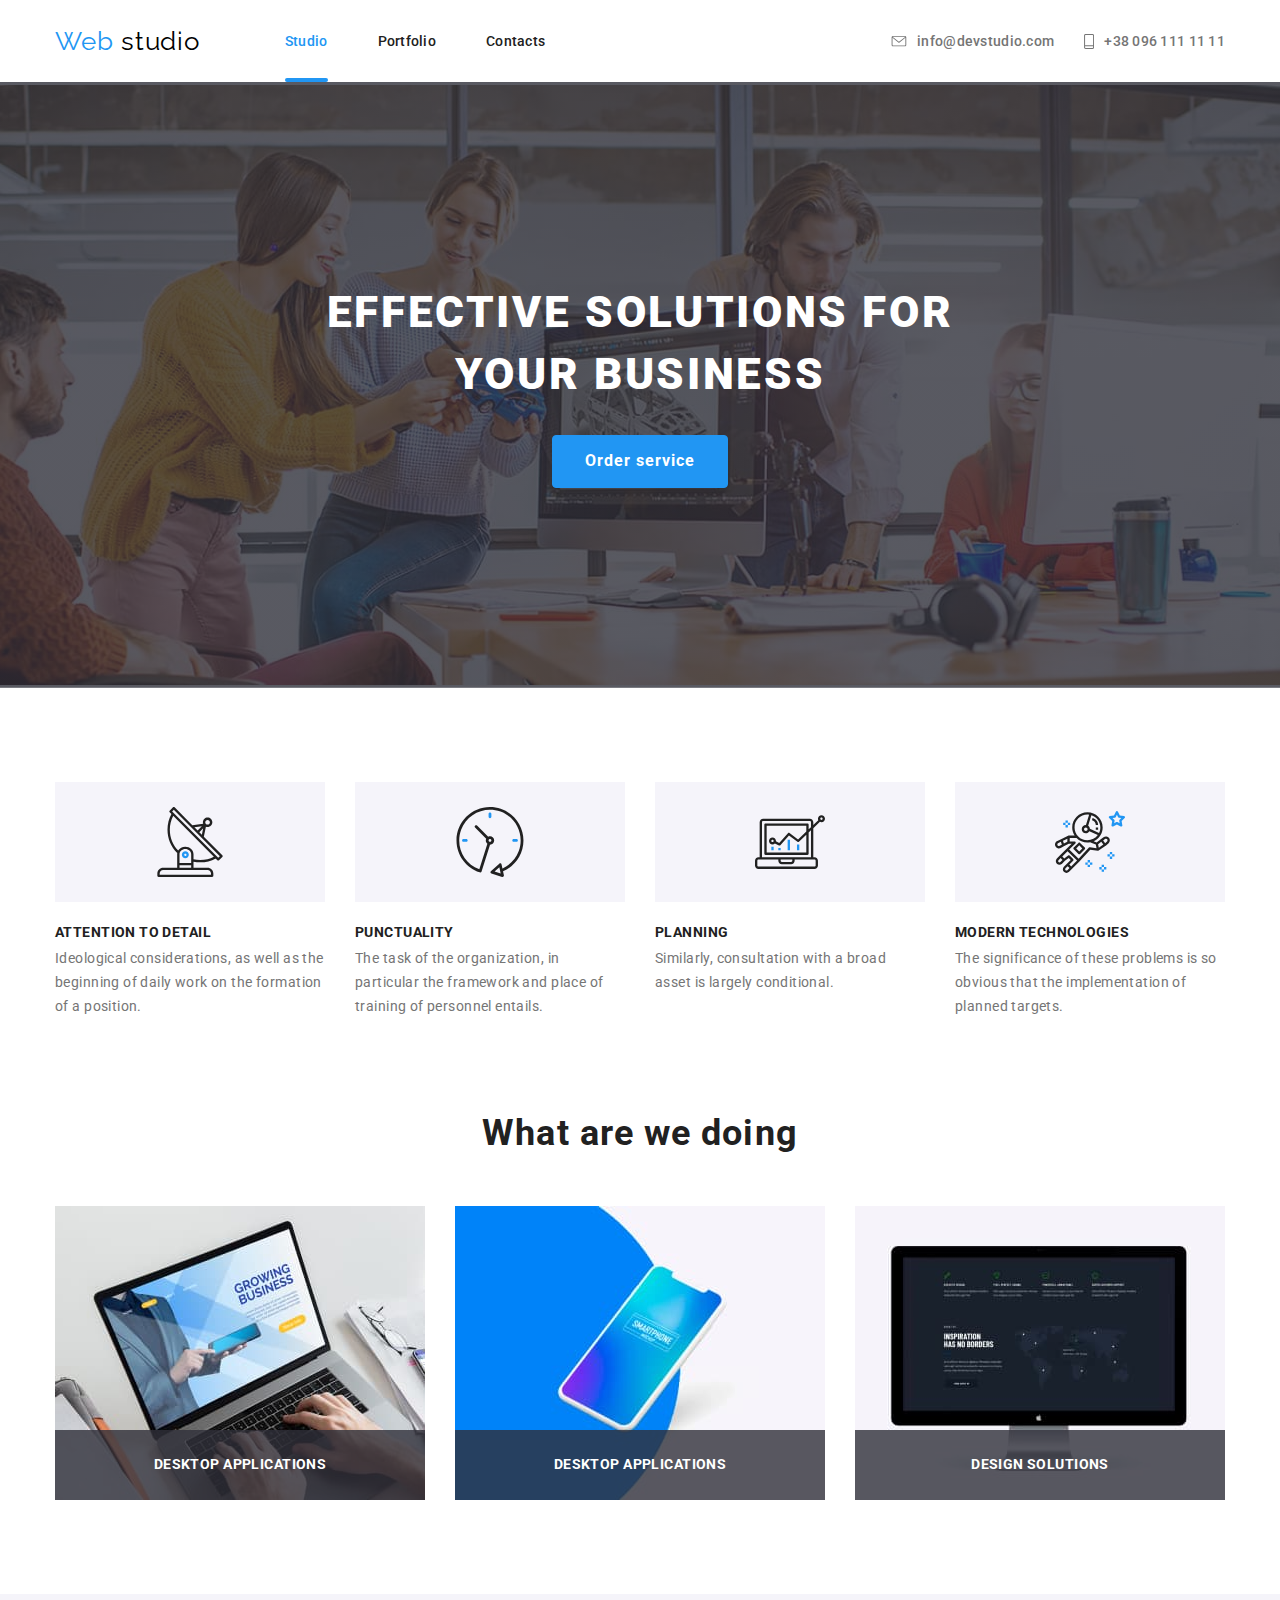
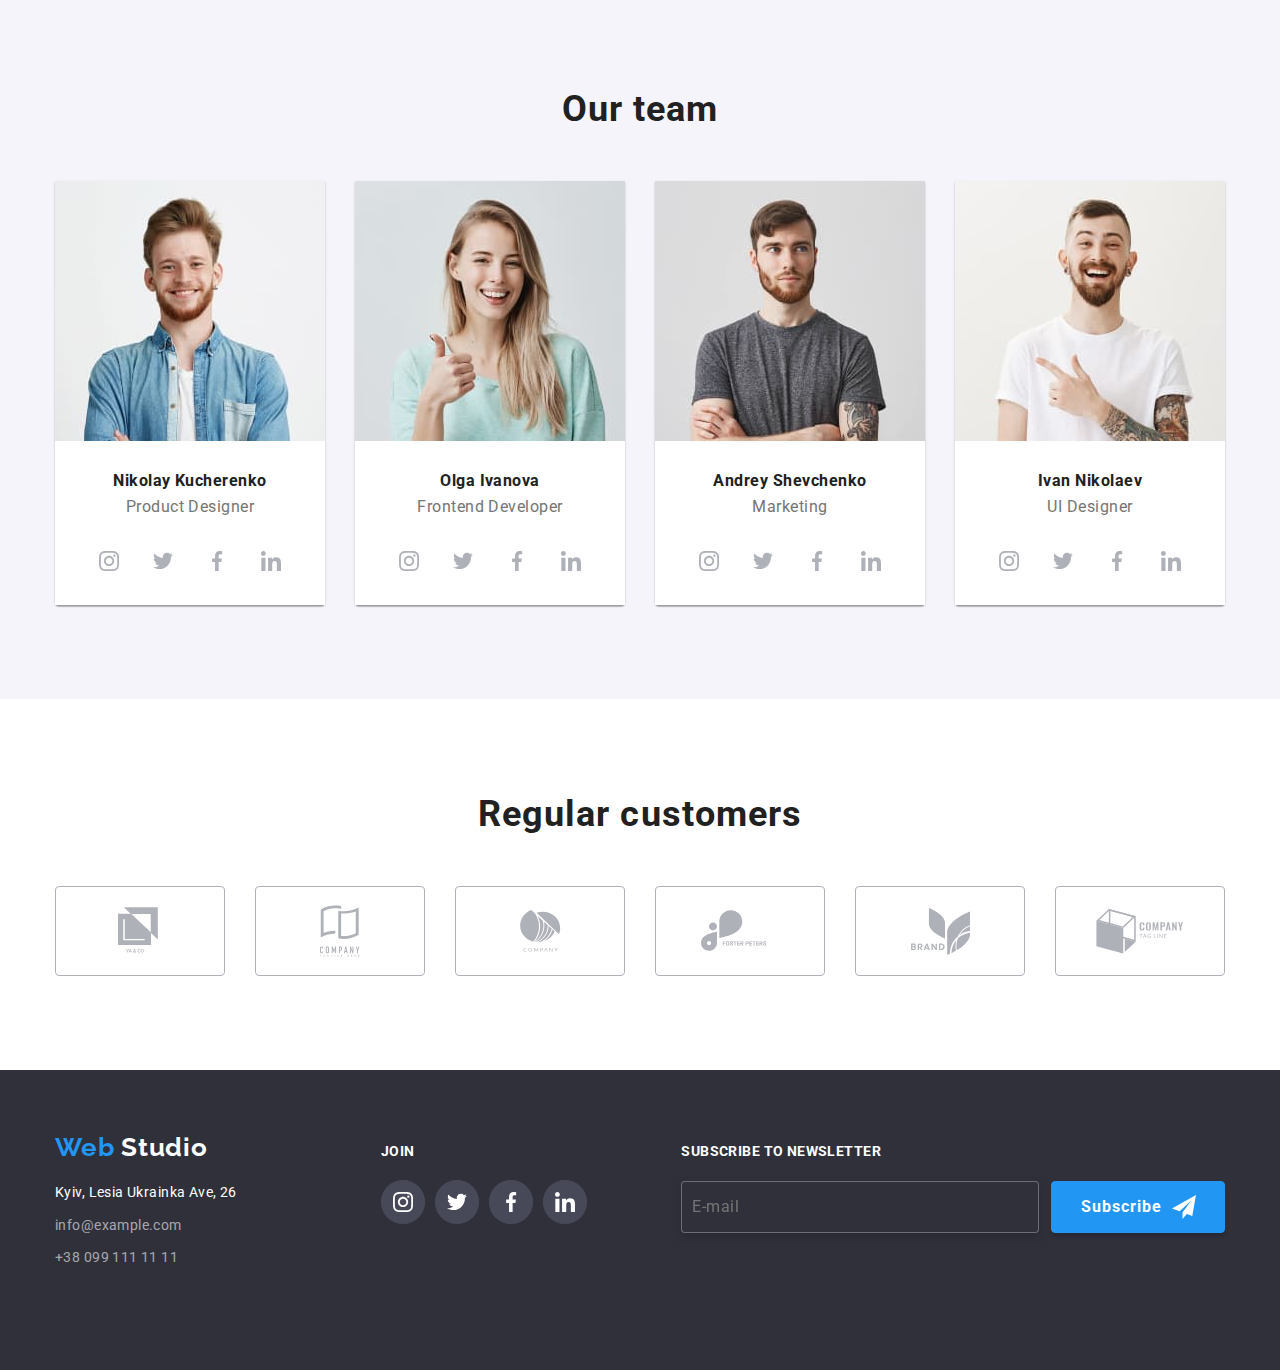
<file: index.html>
<!DOCTYPE html>
<html lang="en">
<head>
    <meta charset="UTF-8">
    <meta http-equiv="X-UA-Compatible" content="IE=edge">
    <meta name="viewport" content="width=device-width, initial-scale=1.0">
    <title>Web studio</title>
    <link href="https://fonts.googleapis.com/css2?family=Raleway:wght@700&family=Roboto:wght@400;500;700;900&display=swap" rel="stylesheet">
    <link
      rel="stylesheet"
      href="https://cdnjs.cloudflare.com/ajax/libs/modern-normalize/0.6.0/modern-normalize.min.css"
    >
</head>
<body>
    <link rel="stylesheet" href="./css/style.css">
    <header class="background-header">
        <div class="container header-container">
                <div class="logo-focus">
                    <a class="logo" href="https://www.meme-arsenal.com/memes/feaff98f2c4a4679c9ccecb33b327ff6.jpg"> 
                        <span class="logo-blue">Web</span> studio</a> 
                </div>
                <nav>
                    <ul class="site-nav">
                        <li class="position-line">
                            <a href="" class="link current link_padding" >Studio</a>
                        </li>
                        <li >
                            <a href="./Portfolio.html" class="link link_padding" >Portfolio</a>
                        </li>
                        <li >
                            <a href="#contacts" class="link link_padding" >Contacts</a>
                        </li>
                    </ul>
                </nav>
                    <ul class="mail-list">
                        <li class="items">
                        </li>
                        <li class="item ">
                            <a class="mail-hover" href="mailto:info@devstudio.com">
                                    <svg class="mail" width="16px" height="11px">
                                    <use href="./images/sprite.svg#icon-mail"></use>
                                    </svg>   
                            info@devstudio.com</a>
                        </li>
                        <li class="items tel-icon">
                        </li>
                        <li class="item "><a class="tel-hover" href="tel:+380961111111">
                            <svg class="telephone" width="10" height="15">
                                <use href="./images/sprite.svg#icon-telephone"></use>
                            </svg>
                            +38 096 111 11 11</a>
                        </li>
                    </ul>
        </div>
     </header>
        <main>
            <section class="hero ">
                <div class="background-hero">
                        <h1 class="hero-title">Effective solutions for your business</h1>                    
                            <button class="button" data-modal-open>
                                Order service
                            </button>
                </div>
            </section>
            <section>
                <div class="container">
                    <h2 class="hide-title">capabilities</h2>
                    <ul class="feather-list">
                        <li  class="feather-item">
                            <div class="background-feather">
                                <svg class="icon-feather" width="70" height="70">
                                    <use href="./images/sprite.svg#icon-antenna"></use>
                                </svg>
                            </div>
                            <h3 class="feather-title">Attention to detail</h3>
                            <p class="feather-subtitle">Ideological considerations, as well as the beginning of daily work on the formation of a position.</p>
                        </li>
                        <li class="feather-item">
                            <div class="background-feather">
                                <svg class="icon-feather" width="70" height="70">
                                    <use href="./images/sprite.svg#icon-clock"></use>
                                </svg>
                            </div>
                            <h3 class="feather-title">Punctuality</h3>
                            <p class="feather-subtitle">The task of the organization, in particular the framework and place of training of personnel entails.</p>
                        </li>
                        <li class="feather-item">
                            <div class="background-feather">
                                <svg class="icon-feather" width="70" height="70">
                                    <use href="./images/sprite.svg#icon-diagram"></use>
                                </svg>
                            </div>
                            <h3 class="feather-title">Planning</h3>
                            <p class="feather-subtitle">Similarly, consultation with a broad asset is largely conditional.</p>
                        </li>
                        <li class="feather-item">
                            <div class="background-feather">
                                <svg class="icon-feather" width="70" height="70">
                                    <use href="./images/sprite.svg#icon-astronaut"></use>
                                </svg>
                            </div>
                            <h3 class="feather-title">Modern technologies</h3>
                            <p class="feather-subtitle">The significance of these problems is so obvious that the implementation of planned targets.</p>
                        </li>
                    </ul>
                </div>
            </section>
    
            
            <section class="margin-text">
                <div class="container">
                    <h2 class="header">What are we doing</h2>
                    <ul class="activity">
                        <li class="activity-img text-position">
                            <img src="./images/img.jpg" alt="Desktop Applications" width="370" height="294">
                            <div class="backgroound-activity position-text">
                                <h3 class="activity-title">Desktop Applications</h3>
                            </div>
                        </li>
                        <li class="activity-img">
                            <img src="./images/box.jpg" alt="Desktop Applications" width="370" height="294">
                            <div class="backgroound-activity">
                                <h3 class="activity-title">Desktop Applications</h3>
                            </div> 
                        </li>
                        <li class="activity-img">
                            <img src="./images/img(1).jpg" alt=">Design solutions" width="370" height="294">
                            <div class="backgroound-activity">
                                <h3 class="activity-title">Design solutions</h3>
                            </div>
                        </li>
                    </ul>
                </div>
            </section>
         
            <section class="bcg-color">
                <div class="container">
                    <h2 class="header">Our team</h2>
                    <ul class="team-name">
                        <li class="team-item team-background">
                            <img src="./images/img(2).jpg" alt="photo number1" width="270" height="260">
                            <div class="team-title">
                                <h3 class="name-title">Nikolay Kucherenko</h3>
                                <p class="name-subtitle">Product Designer</p>
                                <ul class="team-flex">
                                    <li class="social-network">
                                        <a class="social-network" href="https://www.instagram.com/">
                                            <svg class="social-svg" width="44" height="44">
                                                <use href="./images/sprite.svg#icon-instargam"></use>
                                            </svg>
                                        </a>
                                    </li>
                                    <li class="social-network">
                                        <a class="social-network" href="https://twitter.com/">
                                            <svg class="social-svg" width="44" height="44">
                                                <use href="./images/sprite.svg#icon-twitter"></use>
                                            </svg>
                                        </a>
                                    </li>
                                    <li class="social-network">
                                        <a class="social-network" href="https://www.facebook.com/">
                                            <svg class="social-svg" width="44" height="44">
                                                <use href="./images/sprite.svg#icon-facebook"></use>
                                            </svg>
                                        </a>
                                    </li>
                                    <li class="social-network">
                                        <a class="social-network" href="https://ua.linkedin.com/">
                                            <svg class="social-svg" width="44" height="44">
                                                <use href="./images/sprite.svg#icon-in"></use>
                                            </svg>
                                        </a>
                                    </li>
                                </ul>
                            </div>
                        </li>
                        <li class="team-item">
                            <img src="./images/img(3).jpg" alt="photo number2" width="270" height="260">
                            <div class="team-title">
                                <h3 class="name-title">Olga Ivanova</h3>
                                <p class="name-subtitle">Frontend Developer</p>
                                <ul class="team-flex">
                                    <li class="social-network">
                                        <a class="social-network" href="https://www.instagram.com/">
                                            <svg class="social-svg" width="44" height="44">
                                                <use href="./images/sprite.svg#icon-instargam"></use>
                                            </svg>
                                        </a>
                                    </li>
                                    <li class="social-network">
                                        <a class="social-network" href="https://twitter.com/">
                                            <svg class="social-svg" width="44" height="44">
                                                <use href="./images/sprite.svg#icon-twitter"></use>
                                            </svg>
                                        </a>
                                    </li>
                                    <li class="social-network">
                                        <a class="social-network" href="https://www.facebook.com/">
                                            <svg class="social-svg" width="44" height="44">
                                                <use href="./images/sprite.svg#icon-facebook"></use>
                                            </svg>
                                        </a>
                                    </li>
                                    <li class="social-network">
                                        <a class="social-network" href="https://ua.linkedin.com/">
                                            <svg class="social-svg" width="44" height="44">
                                                <use href="./images/sprite.svg#icon-in"></use>
                                            </svg>
                                        </a>
                                    </li>
                                </ul>             
                            </div>
                        </li>
                        <li class="team-item">
                            <img src="./images/img(4).jpg" alt="photo number3" width="270" height="260">
                            <div class="team-title">
                                <h3 class="name-title">Andrey Shevchenko</h3>
                                <p class="name-subtitle">Marketing</p>
                                <ul class="team-flex">
                                    <li class="social-network">
                                        <a class="social-network" href="https://www.instagram.com/">
                                            <svg class="social-svg" width="44" height="44">
                                                <use href="./images/sprite.svg#icon-instargam"></use>
                                            </svg>
                                        </a>
                                    </li>
                                    <li class="social-network">
                                        <a class="social-network" href="https://twitter.com/">
                                            <svg class="social-svg" width="44" height="44">
                                            <use href="./images/sprite.svg#icon-twitter"></use>
                                        </svg></a>
                                    </li>
                                    <li class="social-network">
                                        <a class="social-network" href="https://www.facebook.com/">
                                            <svg class="social-svg" width="44" height="44">
                                                <use href="./images/sprite.svg#icon-facebook"></use>
                                            </svg>
                                        </a>
                                    </li>
                                    <li class="social-network">
                                        <a class="social-network" href="https://ua.linkedin.com/">
                                            <svg class="social-svg" width="44" height="44">
                                                <use href="./images/sprite.svg#icon-in"></use>
                                            </svg>
                                        </a>
                                    </li>
                                </ul>
                            </div>
                        </li>   
                        <li class="team-item">
                            <img src="./images/img(5).jpg" alt="photo number4" width="270" height="260">
                            <div class="team-title">
                                <h3 class="name-title">Ivan Nikolaev</h3>
                                <p class="name-subtitle">UI Designer</p>
                                <ul class="team-flex">
                                    <li class="social-network">
                                        <a class="social-network" href="https://www.instagram.com/">
                                            <svg class="social-svg" width="22" height="22">
                                                <use href="./images/sprite.svg#icon-instargam"></use>
                                            </svg>
                                        </a>
                                    </li>
                                    <li class="social-network">
                                        <a class="social-network" href="https://twitter.com/">
                                            <svg class="social-svg">
                                                <use href="./images/sprite.svg#icon-twitter"></use>
                                            </svg>
                                        </a>
                                    </li>
                                    <li class="social-network">
                                        <a class="social-network" href="https://www.facebook.com/">
                                            <svg class="social-svg" width="22" height="22">
                                                <use href="./images/sprite.svg#icon-facebook"></use>
                                            </svg>
                                        </a>
                                    </li>
                                    <li class="social-network">
                                        <a class="social-network" href="https://ua.linkedin.com/">
                                            <svg class="social-svg" width="22" height="22">
                                                <use href="./images/sprite.svg#icon-in"></use>
                                            </svg>
                                        </a>
                                    </li>
                                </ul>
                             </div>
                        </li>
                    </ul>
                </div>     
            </section>
                <section>
                    <div class="container  margin-recrut">
                        <h2 class="header">Regular customers</h2>
                        <ul class="regular-icon">
                            <li class="regular-img"> 
                                <a href="">
                                    <div class="regular-div">
                                        <svg class="regular-svg" width="44" height="49">
                                            <use href="./images/sprite.svg#icon-company-logo-1"></use>
                                        </svg>
                                    </div>
                                </a>
                                </li> 
                            <li class="regular-img">
                                <a href="">
                                    <div class="regular-div">
                                        <svg class="regular-svg" width="40" height="52">
                                            <use href="./images/sprite.svg#icon-company-logo-2"></use>
                                        </svg>
                                    </div>
                                </a>
                                </li>
                            <li class="regular-img">
                                <a href="">
                                    <div class="regular-div">
                                        <svg class="regular-svg" width="41" height="42">
                                            <use href="./images/sprite.svg#icon-company-logo-3"></use>
                                        </svg>
                                    </div>
                                </a>
                                </li>
                            <li class="regular-img">
                                <a href="">
                                    <div class="regular-div">
                                        <svg class="regular-svg" width="78" height="42">
                                            <use href="./images/sprite.svg#icon-company-logo-4"></use>
                                        </svg>
                                    </div>
                                </a>
                                </li>
                            <li class="regular-img">
                                <a href="">
                                    <div class="regular-div">
                                        <svg class="regular-svg" width="59" height="47">
                                            <use href="./images/sprite.svg#icon-company-logo-5"></use>
                                        </svg>
                                    </div>
                                </a>
                                </li>
                            <li class="regular-img">
                                <a href="">
                                    <div class="regular-div">
                                        <svg class="regular-svg" width="88" height="45">
                                            <use href="./images/sprite.svg#icon-company-logo-6"></use>
                                        </svg>
                                    </div>
                                </a>
                                </li>
                        </ul>
                    </div>
                </section>
        </main>
        <footer id="contacts" class="background-footer">
            <div class="container">
                <div class="footer-flex width-footer">
                    <div class="adress-footer">
                        <a class="logo-footer" href="/">
                            <span class="logo-white">Web</span> Studio</a> 
                        <address>
                            <p class="biography"><a class="lesia" href="https://goo.gl/maps/GvMSDwbrbZEc65XY6">Kyiv, Lesia Ukrainka Ave, 26</a></p>
                            <a class="mail-footer" href="mailto:info@example.com">info@example.com</a>
                            <a class="tel-footer" href="tel:+380991111111">+38 099 111 11 11</a>
                        </address>
                    </div>
                    <div class="join-container">
                        <b class="join-and-subscribe">join</b>
                        <ul class="social-list">
                            <li class="social-network-footer">
                                <a class="social-network-footer" href="https://www.instagram.com/">
                                    <svg class="social-svg-footer" width="22" height="22">
                                        <use href="./images/sprite.svg#icon-instargam"></use>
                                    </svg>
                                </a>
                            </li>
                            <li class="social-network-footer">
                                <a class="social-network-footer" href="https://www.twitter.com/">
                                    <svg class="social-svg-footer">
                                        <use href="./images/sprite.svg#icon-twitter"></use>
                                    </svg>
                                </a>
                            </li>
                            <li class="social-network-footer">
                                <a class="social-network-footer" href="https://www.facebook.com/">
                                    <svg class="social-svg-footer" width="22" height="22">
                                        <use href="./images/sprite.svg#icon-facebook"></use>
                                    </svg>
                                </a>
                            </li>
                            <li class="social-network-footer">
                                <a class="social-network-footer" href="https://www.linkedin.com/">
                                    <svg class="social-svg-footer" width="22" height="22">
                                        <use href="./images/sprite.svg#icon-in"></use>
                                    </svg>
                                </a>
                            </li>
                        </ul>
                    </div>
                   <div class="subscribe-conteiner">
                    <b class="join-and-subscribe">Subscribe to newsletter</b>
                    <form>
                        <div class="button-flex">
                                <input name="email-subscribe" class="email-footer-button" type="email" placeholder="E-mail" id="email">
                                <button type="submit" class="button-subscribe">
                                    Subscribe
                                    <svg class="telegram-icon" width="24" height="24">
                                        <use href="./images/sprite.svg#icon-telegram-icon"></use>
                                    </svg></button>
                        </div>
                    </form>
                   </div>
                </div>   
            </div>  
        </footer>
        <div class="backdrop is-hidden" data-modal>
            <div class="modal">
                <form name="my information" autocomplete="on" novalidate>
                    <div role="group">
                        <div class="input-elements">
                            <h2 class="color-slogan">Leave your details, we will call you back</h2>
                            <input name="user-name" type="text" id="name" placeholder=" ">
                            <label for="name" class="position-lable">Name</label>
                            <svg class="icon-form contact-form">
                                <use href="./images/sprite.svg#icon-contact-form"></use>
                            </svg>
                        </div>
                        
                        <div class="input-elements">
                            <input name="telephone" type="tel" id="tel" placeholder=" ">
                            <label for="tel" class="position-lable position-tel">Telephone</label>
                            <svg class="icon-form tel-form">
                                <use href="./images/sprite.svg#icon-tel-form"></use>
                            </svg>
                        </div>
                        
                        <div class="input-elements">
                            <input name="mail" type="email" id="mail" placeholder=" ">
                            <label for="mail" class="position-lable">Email</label>
                            <svg class="icon-form mail-form">
                                <use href="./images/sprite.svg#icon-mail-form"></use>
                            </svg>
                        </div>
                        
                        <div class="input-elements">
                            <textarea name="textarea" id="textarea" cols="30" rows="30" placeholder=" "></textarea>
                            <label for="textarea" class="position-textarea">Comment</label>
                        </div>

                        <div class="checkbox-css">
                            <label for="checkbox" class="cursor-pointer">
                                <input name="checkbox" type="checkbox" id="checkbox" class="checkbox">
                                <span class="checked-off"></span>I agree to the newsletter and <a class="demom-contrant"
                                    href="https://cs11.pikabu.ru/post_img/2019/09/09/9/1568042953152622402.jpg">terms of an agreement</a>
                            </label>
                        </div>
                            <button type="submit" class="btn-send">Send</button>
                    </div>
                </form>
                <button type="button" class="close-modal" data-modal-close>
                <svg class="cross-icon">
                <use href="./images/sprite.svg#close-icon"></use>
                </svg>
                </button>
            </div>
        </div>
        <script src="./modal.js"></script>
</body>
</html>
</file>
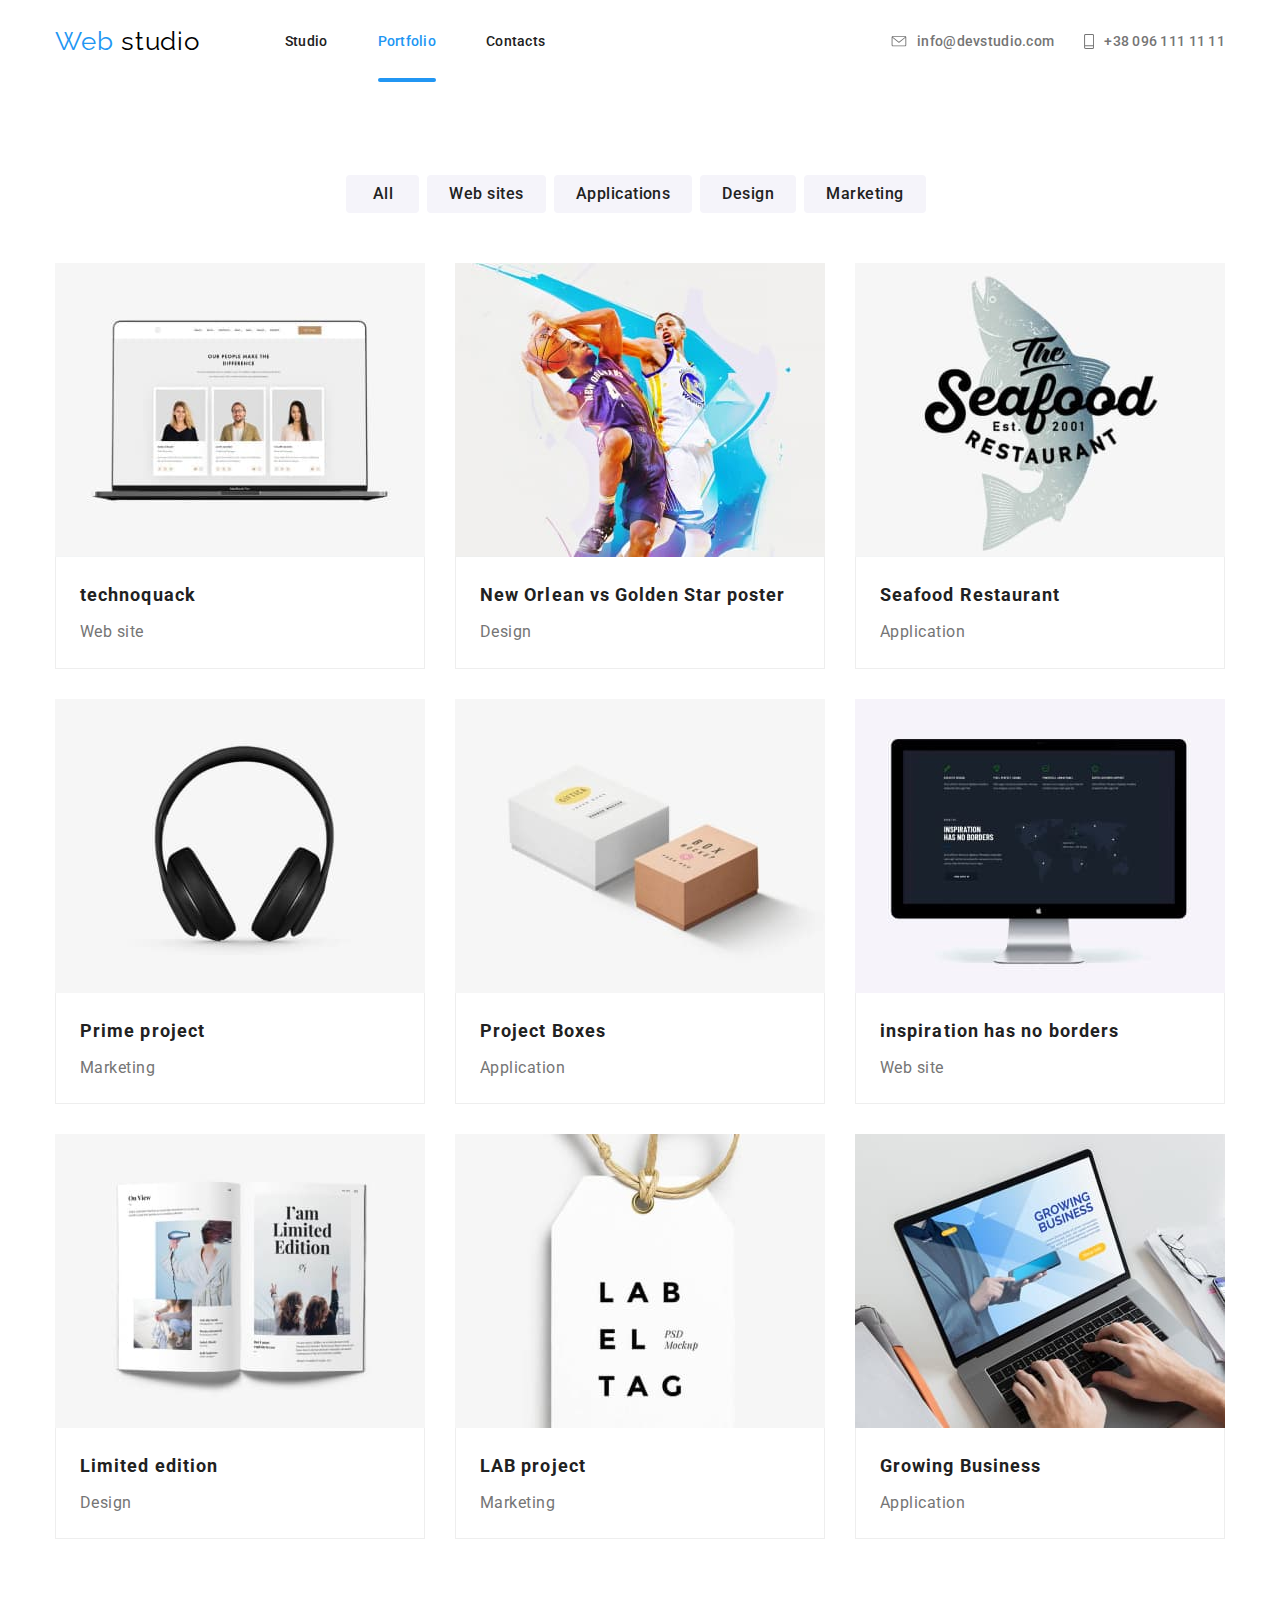
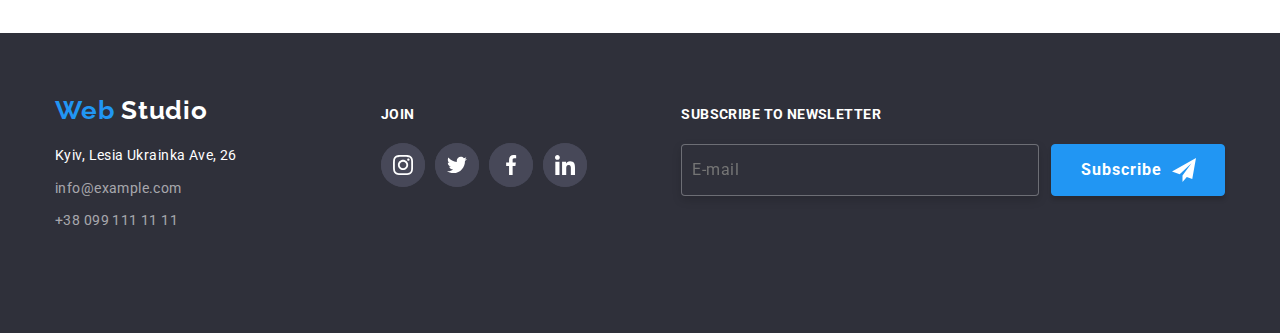
<file: Portfolio.html>
<!DOCTYPE html>
<html lang="en">
    <head>
        <meta charset="UTF-8">
        <meta http-equiv="X-UA-Compatible" content="IE=edge">
        <meta name="viewport" content="width=device-width, initial-scale=1.0">
        <title>Web studio</title>
        <link href="https://fonts.googleapis.com/css2?family=Raleway:wght@700&family=Roboto:wght@400;500;700;900&display=swap" rel="stylesheet">
        <link
          rel="stylesheet"
          href="https://cdnjs.cloudflare.com/ajax/libs/modern-normalize/0.6.0/modern-normalize.min.css">
    </head>
<body>
    <link rel="stylesheet" href="./css/style.css">
    <header class="background-header">
        <div class="container header-container">
            <div class="logo-focus">
                <a class="logo" href="/"> 
                    <span class="logo-blue">Web</span> studio</a> 
                </div>
                <nav>
                    <ul class="site-nav">
                        <li >
                            <a href="./index.html" class="link link_padding" >Studio</a>
                        </li>
                        <li class="position-line">
                            <a href="" class="link current link_padding" >Portfolio</a>
                            <div class="current-line-porfolio"></div>
                        </li>
                        <li >
                            <a href="#contacts" class="link link_padding" >Contacts</a>
                        </li>
                    </ul>
                </nav>
                <ul class="mail-list">
                    <li class="items">
                    </li>
                    <li class="item ">
                        <a class="mail-hover" href="mailto:info@devstudio.com">
                                <svg class="mail" width="16px" height="11px">
                                <use href="./images/sprite.svg#icon-mail"></use>
                                </svg>   
                        info@devstudio.com</a>
                    </li>
                    <li class="items tel-icon">
                    </li>
                    <li class="item "><a class="tel-hover" href="tel:+380961111111">
                        <svg class="telephone" width="10" height="15">
                            <use href="./images/sprite.svg#icon-telephone"></use>
                        </svg>
                        +38 096 111 11 11</a>
                    </li>
                </ul>
        </div>
         </header>

            <main>
                <div class="container">
                        <section class="background-color">
                                <h1 class="hide-title" >Title filter</h1>
                                    <ul class="filter">
                                        <li> <button class="filter-button" type="button">All</button></li>
                                        <li> <button class="filter-button" type="button">Web sites</button></li>
                                        <li> <button class="filter-button" type="button">Applications</button></li>
                                        <li> <button class="filter-button" type="button">Design</button></li>
                                        <li> <button class="filter-button marketing" type="button">Marketing</button></li>
                                    </ul>
                        </section>
                </div>
                    <section>
                        <div class="container filter-padding">
                            <h2 class="hide-title">catalog</h2>
                            <ul class="catalog">
                                    <li class="market-list"><a class="market-photo" href="">
                                        <div class="position-tehnoqack">
                                            <img class="market-photo" src="./images.portfolio/img(1).jpg" width="370px" height="294px" alt="computer-1">
                                            <p class="catalog-text">Technocracker is a modern platform for the spread of coronavirus. Companies use this platform for digital espionage and attacks on competitors' secure servers.</p>
                                        </div>
                                            <div class="market-item">
                                                <h3 class="catalog-title">technoquack</h3>
                                                <p class="catalog-subtitle">Web site</p>
                                               
                                            </div>
                                        </a>
                                     </li>      
                                <li class="market-list"><a class="market-photo" href="">
                                    <div class="position-tehnoqack">
                                        <img class="market-photo" src="./images.portfolio/img(2).jpg" width="370px" height="294px" alt="basketball">
                                        <p class="catalog-text">Technocracker is a modern platform for the spread of coronavirus. Companies use this platform for digital espionage and attacks on competitors' secure servers.</p>
                                    </div>
                                   <div class="market-item">
                                    <h3 class="catalog-title">New Orlean vs Golden Star poster</h3>
                                    <p class="catalog-subtitle">Design</p>
                                    
                                    </div>
                                    </a>
                                 </li>
                                <li class="market-list"><a class="market-photo" href="">
                                    <div class="position-tehnoqack">
                                        <img class="market-photo" src="./images.portfolio/img(3).jpg" width="370px" height="294px" alt="fish">
                                        <p class="catalog-text">Technocracker is a modern platform for the spread of coronavirus. Companies use this platform for digital espionage and attacks on competitors' secure servers.</p>
                                    </div>
                                   <div class="market-item">
                                    <h3 class="catalog-title">Seafood Restaurant</h3>
                                    <p class="catalog-subtitle">Application</p>
                                    
                                    </div>
                                    </a>
                                 </li>
                                <li class="market-list"><a class="market-photo" href="">
                                    <div class="position-tehnoqack">
                                        <img class="market-photo" src="./images.portfolio/img(4).jpg" width="370px" height="294px" alt="headphone">
                                        <p class="catalog-text">Technocracker is a modern platform for the spread of coronavirus. Companies use this platform for digital espionage and attacks on competitors' secure servers.</p>
                                    </div>
                                    <div class="market-item">
                                    <h3 class="catalog-title">Prime project</h3>
                                    <p class="catalog-subtitle">Marketing</p>
                                   
                                    </div>
                                    </a>
                                 </li>
                                <li class="market-list"><a class="market-photo" href="">
                                    <div class="position-tehnoqack">
                                        <img class="market-photo" src="./images.portfolio/img(5).jpg" width="370px" height="294px" alt="boxes">
                                        <p class="catalog-text">Technocracker is a modern platform for the spread of coronavirus. Companies use this platform for digital espionage and attacks on competitors' secure servers.</p>
                                    </div>
                                    <div class="market-item">
                                        <h3 class="catalog-title">Project Boxes</h3>
                                        <p class="catalog-subtitle">Application</p>
                                       
                                    </div>
                                    </a>
                                 </li>
                                <li class="market-list"><a class="market-photo" href="">
                                    <div class="position-tehnoqack">
                                        <img class="market-photo" src="./images.portfolio/img(6).jpg" width="370px" height="294px" alt="computer-2">
                                        <p class="catalog-text">Technocracker is a modern platform for the spread of coronavirus. Companies use this platform for digital espionage and attacks on competitors' secure servers.</p>
                                    </div>
                                     <div class="market-item">
                                        <h3 class="catalog-title">inspiration has no borders</h3>
                                        <p class="catalog-subtitle">Web site</p>
                                        
                                    </div>
                                    </a>
                                 </li>
                                <li class="market-list"><a class="market-photo" href="">
                                    <div class="position-tehnoqack">
                                        <img class="market-photo" src="./images.portfolio/img(7).jpg" width="370px" height="294px" alt="boock">
                                        <p class="catalog-text">Technocracker is a modern platform for the spread of coronavirus. Companies use this platform for digital espionage and attacks on competitors' secure servers.</p>
                                    </div>
                                    <div class="market-item">
                                        <h3 class="catalog-title">Limited edition</h3>
                                        <p class="catalog-subtitle">Design</p>
                                        
                                    </div>
                                    </a>
                                 </li>
                                <li class="market-list"><a class="market-photo" href="">
                                    <div class="position-tehnoqack">
                                        <img class="market-photo" src="./images.portfolio/img(8).jpg" width="370px" height="294px" alt="proect">
                                        <p class="catalog-text">Technocracker is a modern platform for the spread of coronavirus. Companies use this platform for digital espionage and attacks on competitors' secure servers.</p>
                                    </div>
                                    <div class="market-item">
                                        <h3 class="catalog-title">LAB project</h3>
                                        <p class="catalog-subtitle">Marketing</p>
                                        
                                    </div>
                                    </a>
                                 </li>
                                <li class="market-list"><a class="market-photo" href="">
                                    <div class="position-tehnoqack">
                                        <img class="market-photo" src="./images.portfolio/img(9).jpg" width="370px" height="294px" alt="computer-3">
                                        <p class="catalog-text">Technocracker is a modern platform for the spread of coronavirus. Companies use this platform for digital espionage and attacks on competitors' secure servers.</p>
                                    </div>
                                    <div class="market-item">
                                        <h3 class="catalog-title">Growing Business</h3>
                                        <p class="catalog-subtitle">Application</p>
                                       
                                    </div>
                                    </a>
                                 </li>
                            </ul>
                        </div>
                    </section>
            </main>
        <div class="">
            <footer id="contacts" class="background-footer">
                <div class="container">
                    <div class="footer-flex width-footer">
                        <div class="adress-footer">
                            <a class="logo-footer" href="/">
                                <span class="logo-white">Web</span> Studio</a> 
                            <address>
                                <p class="biography">Kyiv, Lesia Ukrainka Ave, 26</p>
                                <a class="mail-footer" href="mailto:info@example.com">info@example.com</a>
                                <a class="tel-footer" href="tel:+380991111111">+38 099 111 11 11</a>
                            </address>
                        </div>
                        <div class="join-container">
                            <b class="join-and-subscribe">join</b>
                            <ul class="social-list">
                                <li class="social-network-footer">
                                    <a class="social-network-footer" href="#">
                                        <svg class="social-svg-footer" width="22" height="22">
                                            <use href="./images/sprite.svg#icon-instargam"></use>
                                        </svg>
                                    </a>
                                </li>
                                <li class="social-network-footer">
                                    <a class="social-network-footer" href="#">
                                        <svg class="social-svg-footer">
                                            <use href="./images/sprite.svg#icon-twitter"></use>
                                        </svg>
                                    </a>
                                </li>
                                <li class="social-network-footer">
                                    <a class="social-network-footer" href="#">
                                        <svg class="social-svg-footer" width="22" height="22">
                                            <use href="./images/sprite.svg#icon-facebook"></use>
                                        </svg>
                                    </a>
                                </li>
                                <li class="social-network-footer">
                                    <a class="social-network-footer" href="#">
                                        <svg class="social-svg-footer" width="22" height="22">
                                            <use href="./images/sprite.svg#icon-in"></use>
                                        </svg>
                                    </a>
                                </li>
                            </ul>
                        </div>
                       <div class="subscribe-conteiner">
                        <b class="join-and-subscribe">Subscribe to newsletter</b>
                        <form action="">
                            <div class="button-flex">
                                <input class="email-footer-button" type="text" placeholder="E-mail">
                                <button type="submit" class="button-subscribe">
                                Subscribe
                                <svg class="telegram-icon" width="24" height="24">
                                    <use href="./images/sprite.svg#icon-telegram-icon"></use>
                                </svg></button>
                            </div>
                        </form>
                       </div>
                    </div>   
                </div> 
            </footer>
        </div>    
</body>
</html>
</file>
<file: css/style.css>
/* основной цвет #212121 */
    /* второстепенный цвет #757575 */
    /* синий цвет #2196F3 */
    /* меил и номер телефона футер rgba(255, 255, 255, 0.6); */
    /* цвет фона команды #F5F4FA */
    :root {
        --primary-text-color: #212121;
        --title-text-color: #757575;
        --accent-color: #2196F3;
        --white-text: #F5F4FA;
        --black-color: #000000;
        --background-color: #ffffff;
        --dopp-color: #ddddff;
    }
    /* Сменить цвет боди бекграунда когда
     появятся фото бекграуда */

    html {
        scroll-behavior: smooth;
    }
    body {
        color: var(--title-text-color);
        background-color: var(--background-color);
        font-family: Roboto, sans-serif;
        padding-top: 82.20px;
    }
    button {
        cursor: pointer;
        transition: color 250ms cubic-bezier(0.4, 0, 0.2, 1);
    }
    img {
        display: block;
        max-width: 100%;
        height: auto;
    }
    a {
        transition: color 250ms cubic-bezier(0.4, 0, 0.2, 1);
    }
    .background-header {
        background-color: var(--background-color);
        position: fixed;
        width: 100%;  
        top: 0;
        z-index: 1;
    }
    .container {
        width: 1200px;
        margin-left: auto;
        margin-right: auto;
        padding-left: 15px;
        padding-right: 15px;
    }
    .header-container {
        display: flex;
        align-items: center;
        justify-content: center;
    }
    .background-color {
        padding-top: 93px;
        width: 1170px;
    }
    .width-footer {
        width: 1170px;
        margin: auto;
    }
    .footer-porfolio {
        width: 1200px;
        margin: auto;
    }
    .margin-recrut {
        padding-top: 94px;
        padding-bottom: 94px;
    }
    .regular-icon {
        display: flex;
        justify-content: space-between;
    }
    .regular-div {
        display: flex;
        justify-content: center;
        align-items: center;
        width: 170px;
        height: 90px;
        border: 1px solid #AFB1B8;
        border-radius: 4px;
        transition: border 250ms cubic-bezier(0.4, 0, 0.2, 1);
    }
    .regular-div:hover {
        border-color: #2196F3;
    }
    .regular-svg {
        fill: rgba(175, 177, 184, 1);
        transition: fill 250ms cubic-bezier(0.4, 0, 0.2, 1);
    }
    .regular-div:hover .regular-svg {
        fill: var(--accent-color);
    }
    .regular-img a:hover {
        --color1: #2196F3;
    }
    /* logo */
    .logo {
        color: var(--black-color);
        font-family: Raleway;
        font-size: 26px;
        line-height: 1.2;
        letter-spacing: 0.03em;
        text-decoration: none;
        padding-top: 24px;
        padding-bottom:25px;
    }
    .logo-blue {
        color: var(--accent-color)
    }
    ul {
        list-style: none;
        padding: 0;
        margin-top: 0;
        margin-bottom: 0;
    }
    .site-nav {
        display: flex;
        margin-left: 85px;
    }
    .site-nav li:not(:last-child) {
        margin-right: 50px;
    }
    .site-nav .link{
        color: var(--primary-text-color);
        text-decoration: none;
        font-weight: 500;
        font-size: 14px;
        line-height: 1.3;
        letter-spacing: 0.02em;
    }
    .site-nav .link.current {
        color: var(--accent-color);
    }
    .position-line{
        position: relative;
    }
    .current::after {
        content: "";
        position: absolute;
        left: 0;
        height: 4px;
        width: 100%;
        background-color: #2196F3;
        bottom: 0;
        border-radius: 4px;
    }
    .site-nav .link:hover,
    .site-nav .link:focus {
        color: var(--accent-color);
    }
    .mail-icon {
        width: 16px;
        height: 11px;
        padding-right: 10px;
    }
    .mail {
        fill: var(--title-text-color);
        cursor: pointer;
        margin-right: 10px;
        transition: fill 250ms cubic-bezier(0.4, 0, 0.2, 1);

    }
    .mail-list {
        display: flex;
        margin-left: auto;
    }
    .tel-icon {
        margin-left: 30px;
    }
    .telephone {
        margin-right: 10px;
        fill: var(--title-text-color);
    }
    .link_padding {
        display: block;
        padding: 32px 0px;
    }
    .social-list {
        display: flex;
        width: 206px;
        justify-content: space-between;
    }
    .team-flex {
        display: flex;
        justify-content:space-between;
        width: 206px;
        margin-left: auto;
        margin-right: auto;
        padding-bottom: 22px;
        padding-top: 16px;
    }
    .social-svg {
        width: 20px;
        height: 20px;
        transition: fill 250ms cubic-bezier(0.4, 0, 0.2, 1);
    }
    .social-network  {
        display: flex;
        width: 44px;
        height: 44px;
        background-color: #fff;
        border-radius: 50px;
        align-items: center;
        justify-content: center;
        transition: background-color 250ms cubic-bezier(0.4, 0, 0.2, 1);
    }
    .social-network:hover {
        background-color: #2196F3;
    }
    .social-network:hover .social-svg  {
        fill: #ffff;
    }
    .social-svg {
        fill: #afb1b8;
    }
    .mail-hover {
        display: flex;
        align-items: center;
        color: var(--title-text-color);
        text-decoration: none;
        font-weight: 500;
        font-size: 14px;
        line-height: 1.3;
        letter-spacing: 0.02em;
        
    }
    .mail-hover:hover,
    .mail-hover:focus{
        color: var(--accent-color);
    }

    .mail-hover:hover svg,
    .mail-hover:focus svg{
        fill: var(--accent-color);
    }
    .tel-hover {
        color: #757575;
        display: flex;
        align-items: center;
        text-decoration: none;
        font-weight: 500;
        font-size: 14px;
        line-height: 1.3;
        letter-spacing: 0.02em;
        
    }
    .tel-hover:hover,
    .tel-hover:focus {
        color: var(--accent-color);
    }
    .tel-hover:hover .telephone,
    .tel-hover:focus .telephone {
        fill: var(--accent-color);
        transition: fill 250ms cubic-bezier(0.4, 0, 0.2, 1);
    }
    .background-feather {
        background-color: var(--white-text);
        width: 270px;
        height: 120px;
        display: flex;
        justify-content: center;
        align-items: center;
    }
    .feather-list {
        display: flex;
        padding-top: 94px;
        padding-bottom: 94px;
        margin: 0;
        justify-content: center;
    }
    .feather-item {
        justify-content: center;
        width: 270px;
    }
    .feather-list .feather-item + .feather-item {
        margin-left: 30px;
    }
    .feather-list
    .feather-title {
        color: var(--primary-text-color);
    }
    .feather-title {
        font-size: 14px;
        line-height: 1.3px;
        letter-spacing: 0.03em;
        text-transform: uppercase;
        margin-top: 30px;
    }
    .feather-subtitle {
        font-size: 14px;
        line-height: 1.7;
        letter-spacing: 0.03em;
        margin: 0;
        padding: 0;

    }
    .bcg-color {
        background-color: var(--white-text);
        padding-top: 94px;
        padding-bottom: 94px;
    }
    .margin-text {
        padding-bottom: 94px;
    }
    .header {
        color: var(--primary-text-color);
        font-size: 36px;
        line-height: 1.2;
        text-align: center;
        letter-spacing: 0.03em;
        margin: 0;
        padding: 0;
        margin-bottom: 50px;
    }
    .activity {
        display: flex;
        justify-content: center;
    }

    .activity-title {
        color: var(--background-color);
        font-size: 14px;
        line-height: 1.2;
        letter-spacing: 0.03em;
        text-transform: uppercase;
        margin: 0;
        padding: 0;
    }
    .backgroound-activity {
        background: rgba(47, 48, 58, 0.8);
        position: absolute;
        bottom: 0;
        width: 370px;
        height: 70px;
        display: flex;
        justify-content: center;
        align-items: center;
    }
    .text-position {
        position: relative;
    }
    .activity .activity-img + .activity-img {
        margin-left: 30px;
        position: relative;
    }
    .team-name {
        display: flex;
        justify-content: center;
        position: relative;
    }
    .team-name .team-item + .team-item {
        margin-left: 30px;
        box-shadow: 0px 1px 3px rgba(0, 0, 0, 0.12), 0px 1px 1px rgba(0, 0, 0, 0.14), 0px 2px 1px rgba(0, 0, 0, 0.2);
        border-radius: 0px 0px 4px 4px;
        
    }
    .team-background {
        box-shadow: 0px 1px 3px rgba(0, 0, 0, 0.12), 0px 1px 1px rgba(0, 0, 0, 0.14), 0px 2px 1px rgba(0, 0, 0, 0.2);
        border-radius: 0px 0px 4px 4px;
        
    }
    .team-title {
        text-align: center;
        background-color: var(--background-color);
    }
    .name-title {
        color: var(--primary-text-color);
        font-size: 16px;
        line-height: 1.2;
        letter-spacing: 0.03em;
        margin: 0;
        padding-top: 30px;
    }
    .name-subtitle {
        display: inline-block;
        font-weight: 400;
        font-size: 16px;
        line-height: 1.2px; 
        letter-spacing: 0.03em;

    }
    .button
     {
        color: var(--background-color);
        margin-left: auto;
        margin-right: auto;
        padding: 10px 32px;
        min-width: 136px;
        text-align: center;
        background-color: var(--accent-color);
        box-shadow: 0px 4px 4px rgba(0, 0, 0, 0.15);
        border:1px solid var(--accent-color);
        border-radius: 4px;
        font-weight: 700;
        font-size: 16px;
        line-height: 1.9; 
        letter-spacing: 0.06em;

    }
    .button:hover,
    .button:focus {
        color: rgba(225, 225, 225, 0.7);

    }
    .hide-title {
        position: absolute;
        width: 1px;
        height: 1px;
        margin: -1px;
        border: 0px;
        padding: 0px;
        clip: rect(0 0 0 0);
        overflow: hidden;
    }
    .social-svg-footer {
        width: 20px;
        height: 20px;
        fill: #fff;
    }
    .social-network-footer  {
        display: flex;
        width: 44px;
        height: 44px;
        background: #474858;
        border-radius: 50px;
        align-items: center;
        justify-content: center;
        transition: background-color 250ms cubic-bezier(0.4, 0, 0.2, 1);
    }
    .social-network-footer:hover {
        background-color: #2196F3;
    }
    .social-network:hover .social-svg  {
        fill: #ffff;
    }
    .button-flex {
        display: flex;
        margin-top: 20px;
    }
    .background-footer {
        background: #2F303A;
    }
    .lesia {
        text-decoration: none;
        color: var(--background-color);
    }
    .email-footer-button {
        color: rgba(255, 255, 255, 0.6);
        padding-left: 10px;
        background-color: rgba(47, 48, 58, 1);
        border: 1px solid rgba(255, 255, 255, 0.3);
        filter: drop-shadow(0px 4px 4px rgba(0, 0, 0, 0.15));
        border-radius: 4px;
        font-size: 16px;
        line-height: 1.3;
        letter-spacing: 0.03em;
        width: 358px;
    }
    .button-subscribe {
        color: var(--background-color);
        background-color: var(--accent-color);
        align-items: center;
        border:1px solid var(--accent-color);
        display: flex;
        padding: 10px 28px 10px 29px;
        min-width: 109px;
        box-shadow: 0px 4px 4px rgba(0, 0, 0, 0.15);
        border-radius: 4px;
        font-weight: 700;
        font-size: 16px;
        line-height: 1.9;
        letter-spacing: 0.06em;
        margin-left: 12px;
    }
    .button-subscribe:hover,
    .button-subscribe:focus{
        color: rgba(225, 225, 225, 0.7);
    }
    .telegram-icon {
        margin-left: 10px;
        fill: #fff;
        transition: fill 250ms cubic-bezier(0.4, 0, 0.2, 1);
    }
    .button-subscribe:hover svg,
    .button-subscribe:focus svg {
        fill: rgba(225, 225, 225, 0.7);
    }
    .hero {
        margin-left: auto;
        margin-right: auto;
    }
    .background-hero {
        text-align: center;
        padding-top: 200px;
        padding-bottom: 200px;
        min-width: 1200px;
        max-height: 100%;
        margin-left: auto;
        margin-right: auto;
        background-image: linear-gradient(0deg,
        rgba(47, 48, 58, 0.8),
        rgba(47, 48, 58, 0.8)
         ),
         url('../images/hero-background.jpg');
         background-repeat: no-repeat;
         background-position: center;
    }
    .hero-title {
        color: var(--background-color);
        width: 696px;
        margin-top: 0;
        margin-bottom: 30px;
        font-weight: 900;
        font-size: 44px;
        line-height: 1.4;
        letter-spacing: 0.06em;
        text-transform: uppercase;
        margin-left: auto;
        margin-right: auto;
    }
    .mail-footer {
        display: block;
        color: rgba(250, 250, 250, 0.6);
        text-decoration: none;
        font-style: normal;
        font-size: 14px;
        line-height: 1.7;
        letter-spacing: 0.03em;
    }
    .mail-footer:hover,
    .mail-footer:focus {
        color: var(--accent-color);
    }
    .tel-footer {
        display: block;
        color: rgba(250, 250, 250, 0.6);
        text-decoration: none;
        font-style: normal;
        font-size: 14px;
        line-height: 1.7;
        letter-spacing: 0.03em;
        margin-top: 9px;
    }
    .tel-footer:hover,
    .tel-footer:focus {
        color: var(--accent-color);
    }
    .join-container > b {
        display: inline-block;
        margin-bottom: 20px;
    }
    .biography {
        color: var(--background-color);
        font-style: normal;
        font-weight: 400;
        font-size: 14px;
        line-height: 1.7;
        letter-spacing: 0.03em;
        margin: 0;
        padding: 0;
        margin-top: 20px;
        margin-bottom: 9px;
        width: 231px;
        
    }
    .join-and-subscribe {
        color: var(--background-color);
        font-size: 14px;
        line-height: 1.1;
        letter-spacing: 0.03em;
        text-transform: uppercase;
    }
    .footer-flex {
        display: flex;
        align-items: baseline;
        justify-content: space-between;
        background-color: #2F303A;
        width: 1170px;
        padding-top: 72px;
        padding-bottom: 100px;
    }
    .adress-footer .logo-footer {
        font-family: 'Raleway';
        color: var(--background-color);
        text-decoration: none;
        font-weight: 700;
        font-size: 26px;
        line-height: 1.2px;
        letter-spacing: 0.03em;
    }
    .logo-white {
        color: var(--accent-color);
    }
    .logo:hover {
        color: var(--accent-color)
    }
    .adress-footer .logo-footer:hover,
    .adress-footer .logo-footer:focus {
        color: var(--accent-color)
    }


    /* Portfolio css */
    .filter {
        display: flex;
        justify-content: center;
    }
    .filter li {
        margin-right: 8px;
    }
    .marketing {
        margin: 0;
    }
    .filter .filter-button {
        color: var(--primary-text-color);
        background-color: var(--white-text);
        border: none;
        border-radius: 4px;
        font-weight: 500;
        font-size: 16px;
        line-height: 26px;
        text-align: center;
        letter-spacing: 0.03em;
        display: inline-block;
        padding: 6px 22px;
        min-width: 73px;
        transition: background-color 250ms cubic-bezier(0.4, 0, 0.2, 1),
        color 250ms cubic-bezier(0.4, 0, 0.2, 1);
    }
    .filter .filter-button:hover,
    .filter .filter-button:focus {
        color: #ffff;
        background-color: var(--accent-color);
        box-shadow: 0px 3px 1px rgba(0, 0, 0, 0.1), 0px 1px 2px rgba(0, 0, 0, 0.08), 0px 2px 2px rgba(0, 0, 0, 0.12);
    }
    .market-photo {
        text-decoration: none;
    }
    .market-photo:hover,
    .market-photo:focus {
        box-shadow: 1px 4px 6px 0px #00000029;

        box-shadow: 0px 4px 4px 0px #0000000F;

        box-shadow: 0px 1px 1px 0px #0000001F;

    }
    .market-photo:hover .catalog-text, 
    .market-photo:focus .catalog-text { 
    transform: translateY(0);
    transition: transform 250ms cubic-bezier(0.4, 0, 0.2, 1);
    }
    .filter-padding {
        padding-top: 50px;
    }
    .market-list {
        margin-right: 30px;
        margin-bottom: 30px;
        width: calc((100% - 60px) / 3);
    }
    .market-item {
        background-color: #FFFFFF;
        border-left: 1px solid #EEEEEE;
        border-right: 1px solid #EEEEEE;
        border-bottom: 1px solid #EEEEEE;
        padding: 20px 24px ;
    }
    .market-list:nth-child(3n) {
        margin-right: 0px;
    }
    .market-list:nth-last-child(-n + 3) {
        margin-bottom: 0;
      }
    .catalog {
        display: flex;
        flex-wrap: wrap;
        text-align:center;

        margin-left: auto;
        margin-right: auto;
        justify-content: center;
        padding-bottom: 94px;
    }
    .catalog 
    .catalog-title {
        color: var(--primary-text-color);
        font-size: 18px;
        margin: 0;
        line-height: 2;
        letter-spacing: 0.06em;
        margin-bottom: 4px;
        display: flex
    }
    .catalog 
    .catalog-subtitle {
        color: var(--title-text-color);
        font-size: 16px;
        margin: 0;
        line-height: 1.9;
        letter-spacing: 0.03em;
        display: flex
    }
    .catalog 
    .catalog-text {
        position: absolute;
        height: 100%;
        color: var(--background-color);
        background: rgba(33, 150, 243, 0.9);
        align-items: center;
        top: 0;
        left: 0;
        font-size: 18px;
        margin: auto;
        line-height: 28px;
        letter-spacing: 0.03em;
        display: flex;
        padding: 0px 24px;
        transform: translateY(100%);
    }
    .position-tehnoqack {
        position: relative;
        overflow: hidden;
    }
    .test-inline {
        display: flex;
        position: relative;
    }
    .backdrop {
        position: fixed;
        z-index: 1;
        top: 0;
        left: 0;
        width: 100%;
        height: 100%;
        background-color: rgba(000, 000, 000, 0.8);
        transition: opacity 100ms cubic-bezier(0.075, 0.82, 0.165, 1);
    }
    .backdrop.is-hidden{
        opacity: 0;
        pointer-events: none;
    }
    .backdrop.is-hidden .modal {
        transform: translate(-50%, -50%) scale(1.1);
    }
    .modal {
        position: relative;
        min-width: 528px;
        min-height: 581px;
        background-color: #Ffffff;

        position: absolute;
        top: 50%;
        left: 50%;
        transform: translate(-50%, -50%) scale(0.9);
        transition: transform 1000ms cubic-bezier(0.075, 0.82, 0.165, 1);
    }
    .close-modal {
        z-index: 1;
        position: absolute;
        width: 30px;
        height: 30px;
        top: 8px;
        right: 8px;
        border-radius: 50px;
        border: 1px solid rgba(0, 0, 0, 0.1);
        background-color: #ffffff;
    }
    .cross-icon {
        width: 11px;
        height: 11px;
        transition: fill 250ms cubic-bezier(0.075, 0.82, 0.165, 1);
    }
    .close-modal:hover .cross-icon,
    .close-modal:focus .cross-icon {
        fill: #2196F3;
    }
    .color-slogan {
    color: #212121;
    margin-top: 40px;
    margin-bottom: 30px;
    }
    .input-elements input {
        height: 40px;
        border: 1px solid #757575;
        border-radius: 4px;
        padding-left: 42px;
        outline: none;
    }
    .input-elements {
        position: relative;
        display: flex;
        flex-direction: column;
        width: 448px;
        margin-left: auto;
        margin-right: auto;
        margin-bottom: 28px;
        transition: transform 250ms cubic-bezier(0.075, 0.82, 0.165, 1),
        color 250ms cubic-bezier(0.075, 0.82, 0.165, 1);
    }
    .input-elements input:focus,
    .input-elements textarea:focus,
    .input-elements input:not(:placeholder-shown),
    .input-elements textarea:not(:placeholder-shown){
        border: 1px solid var(--accent-color);
    }
    .input-elements:focus-within .position-lable,
    .input-elements input:not(:placeholder-shown) + .position-lable {
        color: var(--accent-color);
        transform: translateY(-28px) translateX(-30px) scale(0.8);
    }
    .input-elements:focus-within .position-textarea,
    .input-elements textarea:not(:placeholder-shown) + .position-textarea {
        color: var(--accent-color);
        transform: translateY(-30px) translateX(-5px) scale(0.8);
    } 
    .input-elements:focus-within .position-tel,
    .input-elements input:not(:placeholder-shown) + .position-tel {
        color: var(--accent-color);
        transform: translateY(-30px) translateX(-34px) scale(0.8);
    }
    .input-elements:focus-within .icon-form,
    .input-elements input:not(:placeholder-shown) ~ .icon-form {
        fill: var(--accent-color);
    }
    .position-lable {
    position: absolute;
    bottom: 12px;
    left: 44px;
    transition: transform 250ms cubic-bezier(0.075, 0.82, 0.165, 1),
    color 250ms cubic-bezier(0.075, 0.82, 0.165, 1);
    }

    .icon-form {
        position: absolute;
        bottom: 15px;
        left: 18px;
        transition: fill 250ms cubic-bezier(0.075, 0.82, 0.165, 1);
    }
    .mail-form {
        width: 17px;
        height: 13px;
    }
    .tel-form {
        width: 14px;
        height: 14px;
    }
    .contact-form {
        width: 13px;
        height: 13px;
    }
    textarea {
        padding: 12px 16px;
        outline: none;
        resize: none;
        height: 120px;
        border: 1px solid #757575;
        border-radius: 4px;
    }
    .position-textarea {
        position: absolute;
        top: 12px;
        left: 16px;
        transition: transform 250ms cubic-bezier(0.075, 0.82, 0.165, 1),
        color 250ms cubic-bezier(0.075, 0.82, 0.165, 1);
    }
    .checkbox-css {
        width: 400px;
        margin-left: auto;
        margin-right: 51px;
        margin-bottom: 30px;
    }
    .checkbox {
        position: absolute;
            width: 1px;
            height: 1px;
            margin: -1px;
            border: 0px;
            padding: 0px;
            clip: rect(0 0 0 0);
            overflow: hidden;
    }
    .cursor-pointer {
        cursor: pointer;
    }
    .position-checkbox {
        margin-right: 51px;
    }
    .checked-off {
        position: absolute;
        left: 54px;
        display: inline-block;
        width: 18px;
        height: 17px;
        border: 1px solid #212121;
        border-radius: 2px;
        transition: background-image 250ms cubic-bezier(0.075, 0.82, 0.165, 1),
        background-color 250ms cubic-bezier(0.075, 0.82, 0.165, 1);
    }
    .checkbox:checked + .checked-off{
        background-image: url(../images/icon-check.svg);
        background-color: var(--accent-color);
        border: none;
        width: 18px;
        height: 17px;
        background-size: contain;
        background-origin: border-box;
    }
    .demom-contrant {
        color: var(--accent-color);
    }
    .btn-send {
        display: flex;
        margin-left: auto;
        margin-right: auto;
        padding: 10px 55px;
        background-color: var(--accent-color);
        color: var(--background-color);
        border: none;
        border-radius: 4px;
    }
    .btn-send:hover,
    .btn-send:focus {
        color: rgba(255, 255, 255, 0.7);
        box-shadow: 0px 4px 4px 0px rgba(0, 0, 0, 0.15);
    }
</file>
